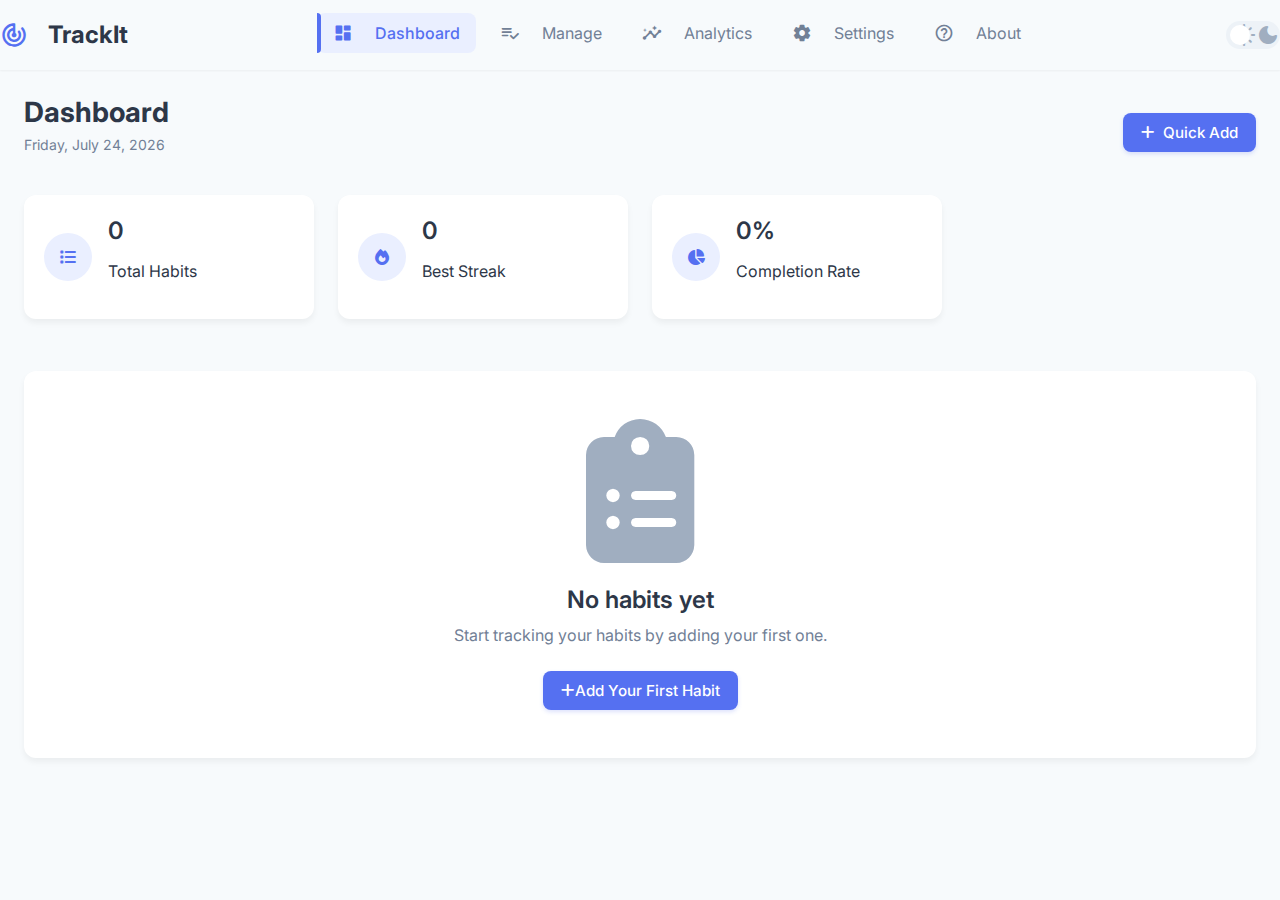
<file: index.html>
<!DOCTYPE html>
<html lang="en">
<head>
    <meta charset="UTF-8">
    <meta name="viewport" content="width=device-width, initial-scale=1.0">
    <title>TrackIt | Dashboard</title>
    <link rel="stylesheet" href="style.css">
    <link href="https://fonts.googleapis.com/css2?family=Inter:wght@400;500;600;700&display=swap" rel="stylesheet">
    <link href="https://fonts.googleapis.com/icon?family=Material+Icons+Round" rel="stylesheet">
    <link rel="icon" type="image/png" sizes="32x32" href="fav.png">
    <!-- Add Font Awesome for better icons -->
    <link rel="stylesheet" href="https://cdnjs.cloudflare.com/ajax/libs/font-awesome/6.4.0/css/all.min.css">
</head>
<body>
    <!-- App Wrapper -->
    <div class="app-container">
        <!-- Top Navigation Bar -->
         <nav class="top-navbar" id="top-navbar">
            <div class="navbar-left">
                <div class="logo">
                    <span class="material-icons-round logo-icon">track_changes</span>
                    <h1>TrackIt</h1>
                </div>
            </div>
            
            <div class="navbar-center">
                <div class="navbar-menu" id="navbar-menu">
                    <a href="index.html" class="menu-item active">
                        <span class="material-icons-round">dashboard</span>
                        <span class="menu-text">Dashboard</span>
                    </a>
                    <a href="manage.html" class="menu-item">
                        <span class="material-icons-round">playlist_add_check</span>
                        <span class="menu-text">Manage</span>
                    </a>
                    <a href="analytics.html" class="menu-item">
                        <span class="material-icons-round">insights</span>
                        <span class="menu-text">Analytics</span>
                    </a>
                    <a href="settings.html" class="menu-item">
                        <span class="material-icons-round">settings</span>
                        <span class="menu-text">Settings</span>
                    </a>
                    <a href="about.html" class="menu-item">
                        <span class="material-icons-round">help_outline</span>
                        <span class="menu-text">About</span>
                    </a>
                </div>
            </div>
            
            <div class="navbar-right">
                <div class="theme-switch-wrapper">
                    <label class="theme-switch" for="theme-toggle">
                        <input type="checkbox" id="theme-toggle">
                        <div class="slider round">
                            <span class="material-icons-round sun-icon">light_mode</span>
                            <span class="material-icons-round moon-icon">dark_mode</span>
                        </div>
                    </label>
                </div>
                <button id="mobile-menu-toggle" class="mobile-menu-toggle">
                    <span class="material-icons-round">menu</span>
                </button>
            </div>
        </nav>

        <!-- Main Content -->
        <main class="main-content">
            <header class="main-header">
                <div class="header-left">
                    <h2>Dashboard</h2>
                    <p class="subtitle" id="today-date">Today's Date</p>
                </div>
                <div class="header-actions">
                    <div class="dropdown">
                        
                        <div class="dropdown-menu" id="dropdown-menu">
                            <a href="#" class="dropdown-item active" data-filter="all">All Habits</a>
                            <a href="#" class="dropdown-item" data-filter="completed">Completed</a>
                            <a href="#" class="dropdown-item" data-filter="pending">Pending</a>
                        </div>
                    </div>
                    <button id="quick-add" class="btn btn-primary btn-with-icon">
                        <i class="fas fa-plus"></i>
                        <span>Quick Add</span>
                    </button>
                </div>
            </header>
            
            <div class="dashboard-stats">
                <div class="stat-card">
                    <div class="stat-icon">
                        <i class="fas fa-list"></i>
                    </div>
                    <div class="stat-content">
                        <h3 id="total-habits">0</h3>
                        <p>Total Habits</p>
                    </div>
                </div>
                <div class="stat-card">
                    <div class="stat-icon">
                        <i class="fas fa-fire"></i>
                    </div>
                    <div class="stat-content">
                        <h3 id="current-streak">0</h3>
                        <p>Best Streak</p>
                    </div>
                </div>
                <div class="stat-card">
                    <div class="stat-icon">
                        <i class="fas fa-chart-pie"></i>
                    </div>
                    <div class="stat-content">
                        <h3 id="completion-rate">0%</h3>
                        <p>Completion Rate</p>
                    </div>
                </div>
            </div>

            <section class="habits-section">
                <div id="habits-container" class="habits-grid">
                    <!-- Habits will be inserted here -->
                </div>
                <div id="empty-state-message" class="empty-state">
                    <div class="empty-icon">
                        <i class="fas fa-clipboard-list fa-3x"></i>
                    </div>
                    <h3>No habits yet</h3>
                    <p>Start tracking your habits by adding your first one.</p>
                    <button id="empty-add-btn" class="btn btn-primary btn-lg">
                        <i class="fas fa-plus"></i>
                        <span>Add Your First Habit</span>
                    </button>
                </div>
            </section>
        </main>
    </div>

    <!-- Quick Add Modal -->
    <div class="modal" id="quick-add-modal">
        <div class="modal-content">
            <div class="modal-header">
                <h3>Add New Habit</h3>
                <button id="close-modal" class="btn-close">
                    <i class="fas fa-times"></i>
                </button>
            </div>
            <div class="modal-body">
                <div class="form-group">
                    <label for="habit-name">Habit Name</label>
                    <input type="text" id="habit-name" class="form-control" placeholder="e.g., Morning Meditation">
                </div>
                <div class="form-group">
                    <label for="habit-category">Category (optional)</label>
                    <select id="habit-category" class="form-control">
                        <option value="">Select a category</option>
                        <option value="health">Health & Fitness</option>
                        <option value="productivity">Productivity</option>
                        <option value="self-care">Self Care</option>
                        <option value="learning">Learning</option>
                    </select>
                </div>
                <div class="form-group">
                    <label>Track on these days</label>
                    <div class="weekday-selector">
                        <button class="weekday-btn active" data-day="1">Mon</button>
                        <button class="weekday-btn active" data-day="2">Tue</button>
                        <button class="weekday-btn active" data-day="3">Wed</button>
                        <button class="weekday-btn active" data-day="4">Thu</button>
                        <button class="weekday-btn active" data-day="5">Fri</button>
                        <button class="weekday-btn active" data-day="6">Sat</button>
                        <button class="weekday-btn active" data-day="0">Sun</button>
                    </div>
                </div>
            </div>
            <div class="modal-footer">
                <button id="cancel-add" class="btn btn-outline">Cancel</button>
                <button id="confirm-add" class="btn btn-primary">Add Habit</button>
            </div>
        </div>
    </div>

    <!-- Template for habit cards -->
    <template id="habit-card-template">
        <div class="habit-card">
            <div class="habit-header">
                <span class="habit-category-badge"></span>
                <div class="today-checkbox">
                    <input type="checkbox" id="checkbox-today">
                    <label for="checkbox-today">Today</label>
                </div>
            </div>
            <h3 class="habit-name"></h3>
            <div class="habit-status">
               
                <span class="streak-count">0</span>
                <span class="streak-label">day streak</span>
            </div>
            <div class="streak-container">
                <div class="streak-label">Last 7 days:</div>
            </div>
            <div class="week-tracker">
                <div class="day-dots">
                    <!-- Day dots will be inserted here -->
                </div>
            </div>
        </div>
    </template>

    <!-- Confirmation modal template -->
    <div class="modal" id="confirmation-modal">
        <div class="modal-content">
            <div class="modal-header">
                <h3>Confirm Action</h3>
                <button id="close-confirm-modal" class="btn-close">
                    <i class="fas fa-times"></i>
                </button>
            </div>
            <div class="modal-body">
                <div class="confirmation-icon">
                    <i class="fas fa-exclamation-triangle"></i>
                </div>
                <p id="modal-message">Are you sure you want to perform this action?</p>
            </div>
            <div class="modal-footer">
                <button id="modal-cancel" class="btn btn-outline">Cancel</button>
                <button id="modal-confirm" class="btn btn-danger">Confirm</button>
            </div>
        </div>
    </div>
    <!-- Toast notification container -->
    <div class="toast-container" id="toast-container"></div>

    <script src="script.js"></script>
</body>
</html>
</file>
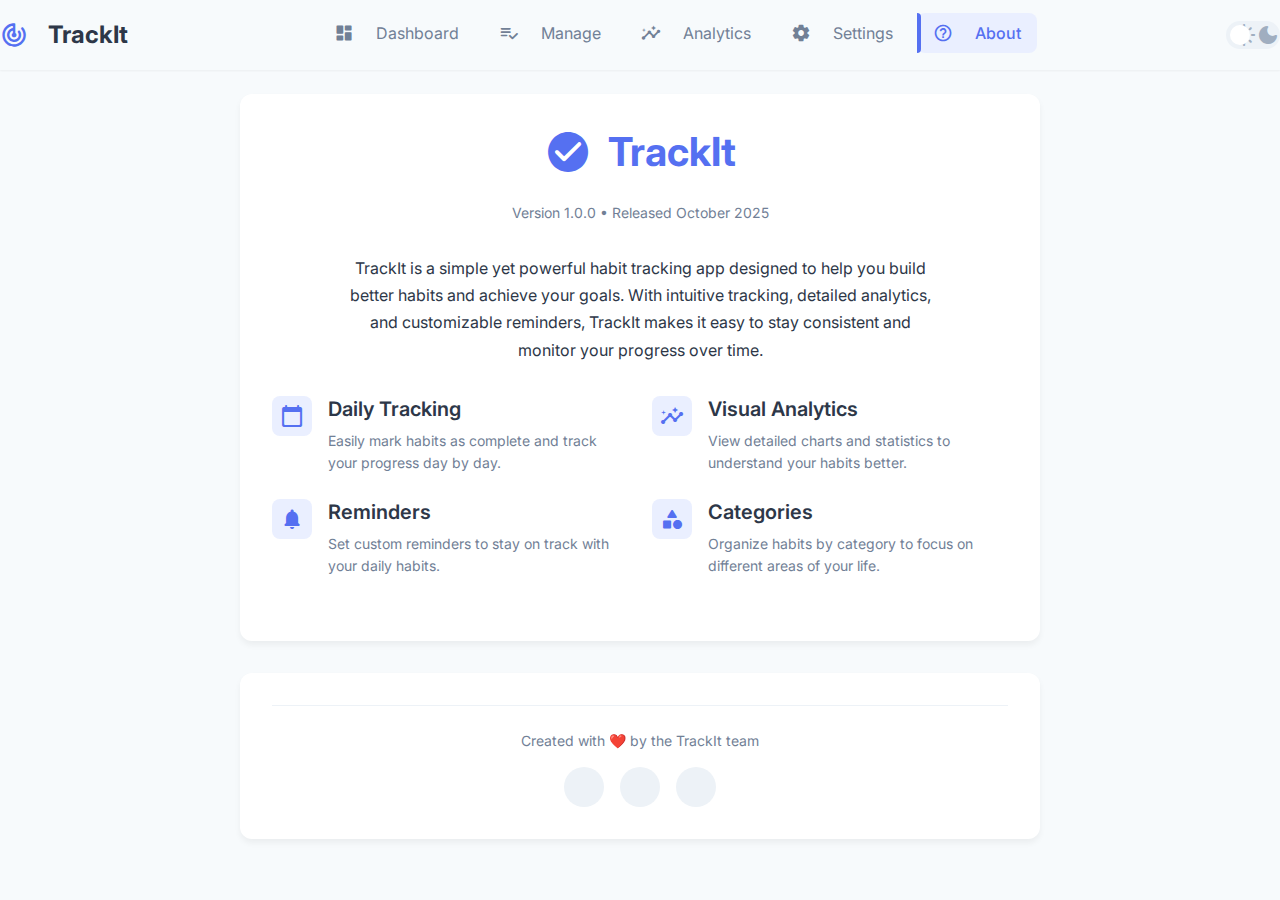
<file: about.html>
<!DOCTYPE html>
<html lang="en">
<head>
    <meta charset="UTF-8">
    <meta name="viewport" content="width=device-width, initial-scale=1.0">
    <title>TrackIt | About</title>
    <link rel="stylesheet" href="style.css">
    <link href="https://fonts.googleapis.com/css2?family=Inter:wght@400;500;600;700&display=swap" rel="stylesheet">
    <link rel="icon" type="image/png" sizes="32x32" href="fav.png">
    <link href="https://fonts.googleapis.com/icon?family=Material+Icons+Round" rel="stylesheet">
</head>
<body>
    <!-- App Wrapper -->
    <div class="app-container">
        <!-- Top Navigation Bar -->
        <nav class="top-navbar" id="top-navbar">
            <div class="navbar-left">
                <div class="logo">
                    <span class="material-icons-round logo-icon">track_changes</span>
                    <h1>TrackIt</h1>
                </div>
            </div>
            
            <div class="navbar-center">
                <div class="navbar-menu" id="navbar-menu">
                    <a href="index.html" class="menu-item">
                        <span class="material-icons-round">dashboard</span>
                        <span class="menu-text">Dashboard</span>
                    </a>
                    <a href="manage.html" class="menu-item">
                        <span class="material-icons-round">playlist_add_check</span>
                        <span class="menu-text">Manage</span>
                    </a>
                    <a href="analytics.html" class="menu-item">
                        <span class="material-icons-round">insights</span>
                        <span class="menu-text">Analytics</span>
                    </a>
                    <a href="settings.html" class="menu-item">
                        <span class="material-icons-round">settings</span>
                        <span class="menu-text">Settings</span>
                    </a>
                    <a href="about.html" class="menu-item active">
                        <span class="material-icons-round">help_outline</span>
                        <span class="menu-text">About</span>
                    </a>
                </div>
            </div>
            
            <div class="navbar-right">
                <div class="theme-switch-wrapper">
                    <label class="theme-switch" for="theme-toggle">
                        <input type="checkbox" id="theme-toggle">
                        <div class="slider round">
                            <span class="material-icons-round sun-icon">light_mode</span>
                            <span class="material-icons-round moon-icon">dark_mode</span>
                        </div>
                    </label>
                </div>
                <button id="mobile-menu-toggle" class="mobile-menu-toggle">
                    <span class="material-icons-round">menu</span>
                </button>
            </div>
        </nav>

        <!-- Main Content -->
        <main class="main-content">
          <div class="about-container">
            <div class="about-card">
              <div class="app-logo-large">
                <span class="logo-icon material-icons-round">check_circle</span>
                <h2>TrackIt</h2>
              </div>
              
              <div class="version-info">
                Version 1.0.0 • Released October 2025
              </div>
              
              <p class="about-description">
                TrackIt is a simple yet powerful habit tracking app designed to help you build better habits and achieve your goals. 
                With intuitive tracking, detailed analytics, and customizable reminders, TrackIt makes it easy to stay consistent 
                and monitor your progress over time.
              </p>
              
              <div class="feature-list">
                <div class="feature-item">
                  <div class="feature-icon">
                    <span class="material-icons-round">calendar_today</span>
                  </div>
                  <div class="feature-details">
                    <h4>Daily Tracking</h4>
                    <p>Easily mark habits as complete and track your progress day by day.</p>
                  </div>
                </div>
                
                <div class="feature-item">
                  <div class="feature-icon">
                    <span class="material-icons-round">insights</span>
                  </div>
                  <div class="feature-details">
                    <h4>Visual Analytics</h4>
                    <p>View detailed charts and statistics to understand your habits better.</p>
                  </div>
                </div>
                
                <div class="feature-item">
                  <div class="feature-icon">
                    <span class="material-icons-round">notifications</span>
                  </div>
                  <div class="feature-details">
                    <h4>Reminders</h4>
                    <p>Set custom reminders to stay on track with your daily habits.</p>
                  </div>
                </div>
                
                <div class="feature-item">
                  <div class="feature-icon">
                    <span class="material-icons-round">category</span>
                  </div>
                  <div class="feature-details">
                    <h4>Categories</h4>
                    <p>Organize habits by category to focus on different areas of your life.</p>
                  </div>
                </div>
              </div>
            </div>
            
            <div class="about-card">
              <div class="about-footer">
                <p>Created with ❤️ by the TrackIt team</p>
                <div class="social-links">
                  <a href="#" class="social-link">
                    <i class="fab fa-github"></i>
                  </a>
                  <a href="#" class="social-link">
                    <i class="fab fa-twitter"></i>
                  </a>
                  <a href="#" class="social-link">
                    <i class="fab fa-linkedin"></i>
                  </a>
                </div>
              </div>
            </div>
          </div>
        </main>
    </div>

    <!-- Toast notification container -->
    <div class="toast-container" id="toast-container"></div>

    <script src="script.js"></script>
    <script>
        // Setup accordion functionality
        document.addEventListener('DOMContentLoaded', () => {
            const accordionHeaders = document.querySelectorAll('.accordion-header');
            accordionHeaders.forEach(header => {
                header.addEventListener('click', () => {
                    header.classList.toggle('active');
                    const content = header.nextElementSibling;
                    content.classList.toggle('show');
                });
            });
        });
    </script>
</body>
</html>
</file>
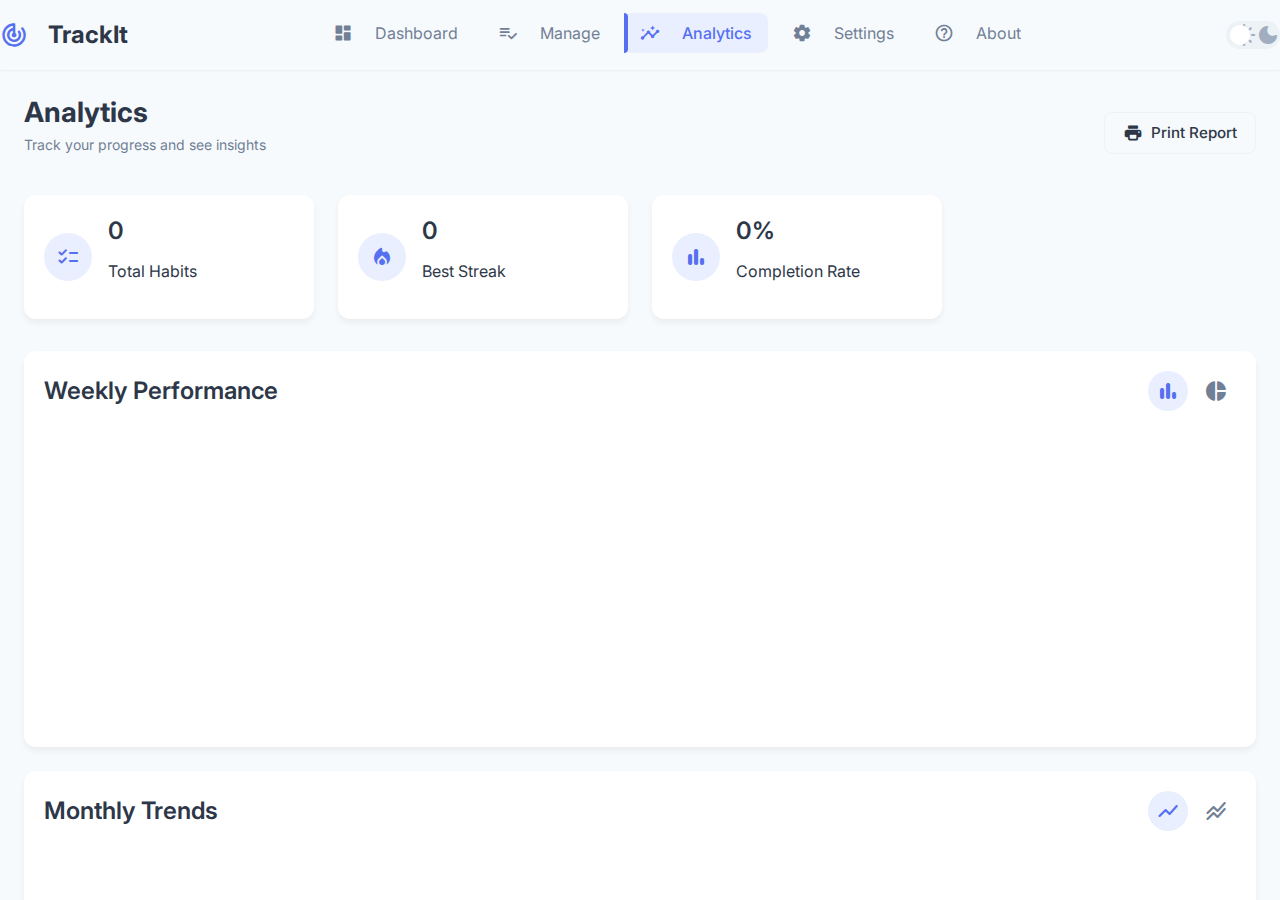
<file: analytics.html>
<!DOCTYPE html>
<html lang="en">
<head>
    <meta charset="UTF-8">
    <meta name="viewport" content="width=device-width, initial-scale=1.0">
    <title>TrackIt | Analytics</title>
    <link rel="stylesheet" href="style.css">
    <link href="https://fonts.googleapis.com/css2?family=Inter:wght@400;500;600;700&display=swap" rel="stylesheet">
    <link href="https://fonts.googleapis.com/icon?family=Material+Icons+Round" rel="stylesheet">
</head>
<body>
    <!-- App Wrapper -->
    <div class="app-container">
        <!-- Top Navigation Bar -->
        <nav class="top-navbar" id="top-navbar">
            <div class="navbar-left">
                <div class="logo">
                    <span class="material-icons-round logo-icon">track_changes</span>
                    <h1>TrackIt</h1>
                </div>
            </div>
            
            <div class="navbar-center">
                <div class="navbar-menu" id="navbar-menu">
                    <a href="index.html" class="menu-item">
                        <span class="material-icons-round">dashboard</span>
                        <span class="menu-text">Dashboard</span>
                    </a>
                    <a href="manage.html" class="menu-item">
                        <span class="material-icons-round">playlist_add_check</span>
                        <span class="menu-text">Manage</span>
                    </a>
                    <a href="analytics.html" class="menu-item active">
                        <span class="material-icons-round">insights</span>
                        <span class="menu-text">Analytics</span>
                    </a>
                    <a href="settings.html" class="menu-item">
                        <span class="material-icons-round">settings</span>
                        <span class="menu-text">Settings</span>
                    </a>
                    <a href="about.html" class="menu-item">
                        <span class="material-icons-round">help_outline</span>
                        <span class="menu-text">About</span>
                    </a>
                </div>
            </div>
            
            <div class="navbar-right">
                <div class="theme-switch-wrapper">
                    <label class="theme-switch" for="theme-toggle">
                        <input type="checkbox" id="theme-toggle">
                        <div class="slider round">
                            <span class="material-icons-round sun-icon">light_mode</span>
                            <span class="material-icons-round moon-icon">dark_mode</span>
                        </div>
                    </label>
                </div>
                <button id="mobile-menu-toggle" class="mobile-menu-toggle">
                    <span class="material-icons-round">menu</span>
                </button>
            </div>
        </nav>

        <!-- Main Content -->
        <main class="main-content">
            <header class="main-header">
                <div class="header-left">
                    <h2>Analytics</h2>
                    <p class="subtitle">Track your progress and see insights</p>
                </div>
                <div class="header-actions">
                    <button id="print-analytics" class="btn btn-outline btn-with-icon">
                        <span class="material-icons-round">print</span>
                        <span>Print Report</span>
                    </button>
                </div>
            </header>
            
            <div class="dashboard-stats">
                <div class="stat-card">
                    <div class="stat-icon">
                        <span class="material-icons-round">checklist</span>
                    </div>
                    <div class="stat-content">
                        <h3 id="total-habits-count">0</h3>
                        <p>Total Habits</p>
                    </div>
                </div>
                <div class="stat-card">
                    <div class="stat-icon">
                        <span class="material-icons-round">local_fire_department</span>
                    </div>
                    <div class="stat-content">
                        <h3 id="best-streak">0</h3>
                        <p>Best Streak</p>
                    </div>
                </div>
                <div class="stat-card">
                    <div class="stat-icon">
                        <span class="material-icons-round">bar_chart</span>
                    </div>
                    <div class="stat-content">
                        <h3 id="completion-rate">0%</h3>
                        <p>Completion Rate</p>
                    </div>
                </div>
            </div>

            <div class="chart-card">
                <div class="chart-header">
                    <h3>Weekly Performance</h3>
                    <div class="chart-options">
                        <button class="btn-icon active" title="Bar Chart">
                            <span class="material-icons-round">bar_chart</span>
                        </button>
                        <button class="btn-icon" title="Pie Chart">
                            <span class="material-icons-round">pie_chart</span>
                        </button>
                    </div>
                </div>
                <div class="chart-container" id="weekly-chart">
                    <!-- Chart will be rendered here -->
                </div>
            </div>

            <div class="chart-card">
                <div class="chart-header">
                    <h3>Monthly Trends</h3>
                    <div class="chart-options">
                        <button class="btn-icon active" title="Line Chart">
                            <span class="material-icons-round">show_chart</span>
                        </button>
                        <button class="btn-icon" title="Area Chart">
                            <span class="material-icons-round">stacked_line_chart</span>
                        </button>
                    </div>
                </div>
                <div class="chart-container" id="monthly-chart">
                    <!-- Chart will be rendered here -->
                </div>
            </div>

            <div class="chart-card">
                <div class="chart-header">
                    <h3>Summary</h3>
                </div>
                <div class="summary-stats">
                    <div class="stat-row">
                        <div class="stat-icon">
                            <span class="material-icons-round">emoji_events</span>
                        </div>
                        <div class="stat-detail">
                            <h4>Most Consistent Habit</h4>
                            <p class="stat-value" id="most-consistent">None</p>
                        </div>
                    </div>
                    <div class="stat-row">
                        <div class="stat-icon">
                            <span class="material-icons-round">calendar_today</span>
                        </div>
                        <div class="stat-detail">
                            <h4>Most Active Day</h4>
                            <p class="stat-value" id="most-active-day">None</p>
                        </div>
                    </div>
                    <div class="stat-row">
                        <div class="stat-icon">
                            <span class="material-icons-round">trending_up</span>
                        </div>
                        <div class="stat-detail">
                            <h4>Current Streak</h4>
                            <p class="stat-value" id="current-streak-value">0 days</p>
                        </div>
                    </div>
                </div>
            </div>

            <div class="chart-card">
                <div class="chart-header">
                    <h3>Motivation</h3>
                </div>
                <div class="quote-container">
                    <div class="quote-icon">
                        <span class="material-icons-round">format_quote</span>
                    </div>
                    <blockquote id="motivation-quote">
                        "Success is the sum of small efforts, repeated day in and day out."
                    </blockquote>
                </div>
            </div>
        </main>
    </div>

    <!-- Toast notification container -->
    <div class="toast-container" id="toast-container"></div>

    <script src="script.js"></script>
</body>
</html>
</file>
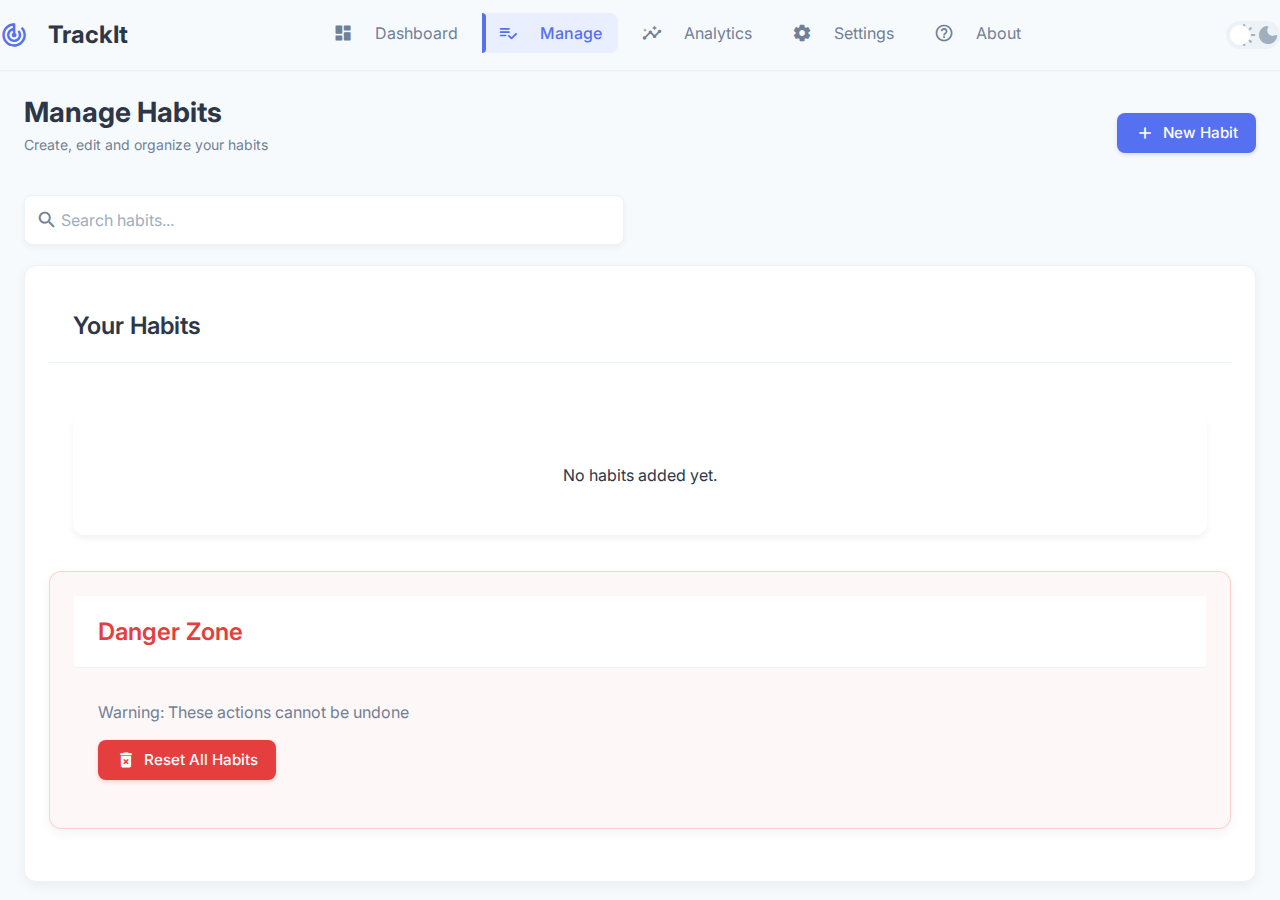
<file: manage.html>
<!DOCTYPE html>
<html lang="en">
<head>
    <meta charset="UTF-8">
    <meta name="viewport" content="width=device-width, initial-scale=1.0">
    <title>TrackIt | Manage Habits</title>
    <link rel="stylesheet" href="style.css">
    <link href="https://fonts.googleapis.com/css2?family=Inter:wght@400;500;600;700&display=swap" rel="stylesheet">
    <link rel="icon" type="image/png" sizes="32x32" href="fav.png">
    <link href="https://fonts.googleapis.com/icon?family=Material+Icons+Round" rel="stylesheet">
</head>
<body>
    <!-- App Wrapper -->
    <div class="app-container">
        <!-- Top Navigation Bar -->
        <nav class="top-navbar" id="top-navbar">
            <div class="navbar-left">
                <div class="logo">
                    <span class="material-icons-round logo-icon">track_changes</span>
                    <h1>TrackIt</h1>
                </div>
            </div>
            
            <div class="navbar-center">
                <div class="navbar-menu" id="navbar-menu">
                    <a href="index.html" class="menu-item">
                        <span class="material-icons-round">dashboard</span>
                        <span class="menu-text">Dashboard</span>
                    </a>
                    <a href="manage.html" class="menu-item active">
                        <span class="material-icons-round">playlist_add_check</span>
                        <span class="menu-text">Manage</span>
                    </a>
                    <a href="analytics.html" class="menu-item">
                        <span class="material-icons-round">insights</span>
                        <span class="menu-text">Analytics</span>
                    </a>
                    <a href="settings.html" class="menu-item">
                        <span class="material-icons-round">settings</span>
                        <span class="menu-text">Settings</span>
                    </a>
                    <a href="about.html" class="menu-item">
                        <span class="material-icons-round">help_outline</span>
                        <span class="menu-text">About</span>
                    </a>
                </div>
            </div>
            
            <div class="navbar-right">
                <div class="theme-switch-wrapper">
                    <label class="theme-switch" for="theme-toggle">
                        <input type="checkbox" id="theme-toggle">
                        <div class="slider round">
                            <span class="material-icons-round sun-icon">light_mode</span>
                            <span class="material-icons-round moon-icon">dark_mode</span>
                        </div>
                    </label>
                </div>
                <button id="mobile-menu-toggle" class="mobile-menu-toggle">
                    <span class="material-icons-round">menu</span>
                </button>
            </div>
        </nav>

        <!-- Main Content -->
        <main class="main-content">
            <header class="main-header">
                <div class="header-left">
                    <h2>Manage Habits</h2>
                    <p class="subtitle">Create, edit and organize your habits</p>
                </div>
                <div class="header-actions">
                    <button id="add-habit-btn" class="btn btn-primary btn-with-icon">
                        <span class="material-icons-round">add</span>
                        <span>New Habit</span>
                    </button>
                </div>
            </header>
            
            <div class="search-container">
                <div class="search-bar">
                    <span class="material-icons-round">search</span>
                    <input type="text" id="habit-search" placeholder="Search habits...">
                </div>
            </div>

            <div class="card">
                <div class="card-header">
                    <h3>Your Habits</h3>
                </div>
                <div id="habits-list" class="habits-list">
                    <!-- Example habit item for reference -->
                    <div class="habit-item">
                        <span class="habit-name">Coding practice</span>
                        <div class="habit-actions">
                            <button class="btn btn-outline btn-sm edit-btn">Edit</button>
                            <button class="btn btn-danger btn-sm delete-btn">Delete</button>
                        </div>
                    </div>
                    <!-- Additional habits will be populated here -->
                </div>

            <div class="card danger-zone">
                <div class="card-header">
                    <h3>Danger Zone</h3>
                </div>
                <p>Warning: These actions cannot be undone</p>
                <button id="reset-all-btn" class="btn btn-danger btn-with-icon">
                    <span class="material-icons-round">delete_forever</span>
                    <span>Reset All Habits</span>
                </button>
            </div>
        </main>
    </div>

    <!-- Template for editable habit items -->
    <template id="habit-item-template">
        <div class="habit-item">
            <span class="habit-name"></span>
            <div class="habit-actions">
                <button class="btn btn-outline btn-sm edit-btn">Edit</button>
                <button class="btn btn-danger btn-sm delete-btn">Delete</button>
            </div>
        </div>
    </template>

    <!-- Confirmation modal template -->
    <div id="confirmation-modal" class="modal">
        <div class="modal-content">
            <div class="modal-header">
                <h3>Confirm Action</h3>
                <button class="btn-close" id="close-confirm-modal">
                    <span class="material-icons-round">close</span>
                </button>
            </div>
            <div class="modal-body">
                <div class="confirmation-icon">
                    <span class="material-icons-round">warning</span>
                </div>
                <p id="modal-message">This action cannot be undone.</p>
            </div>
            <div class="modal-footer">
                <button class="btn btn-text" id="modal-cancel">Cancel</button>
                <button class="btn btn-danger" id="modal-confirm">Confirm</button>
            </div>
        </div>
    </div>

    <!-- Quick Add Modal -->
    <div class="modal" id="quick-add-modal">
        <div class="modal-content">
            <div class="modal-header">
                <h3>Add New Habit</h3>
                <button class="btn-close" id="close-modal">
                    <span class="material-icons-round">close</span>
                </button>
            </div>
            <div class="modal-body">
                <div class="form-group">
                    <label for="habit-name">Habit Name</label>
                    <input type="text" id="habit-name" class="form-control" placeholder="Enter habit name">
                </div>
                <div class="form-group">
                    <label for="habit-category">Category</label>
                    <select id="habit-category" class="form-control">
                        <option value="">Select a category</option>
                    </select>
                </div>
                <div class="form-group">
                    <label>Track on Days</label>
                    <div class="weekday-selector">
                        <button type="button" class="weekday-btn active" data-day="0">S</button>
                        <button type="button" class="weekday-btn active" data-day="1">M</button>
                        <button type="button" class="weekday-btn active" data-day="2">T</button>
                        <button type="button" class="weekday-btn active" data-day="3">W</button>
                        <button type="button" class="weekday-btn active" data-day="4">T</button>
                        <button type="button" class="weekday-btn active" data-day="5">F</button>
                        <button type="button" class="weekday-btn active" data-day="6">S</button>
                    </div>
                </div>
            </div>
            <div class="modal-footer">
                <button class="btn btn-text" id="cancel-add">Cancel</button>
                <button class="btn btn-primary" id="confirm-add">Add Habit</button>
            </div>
        </div>
    </div>

    <!-- Toast notification container -->
    <div class="toast-container" id="toast-container"></div>

    <script src="script.js"></script>
</body>
</html>
</file>
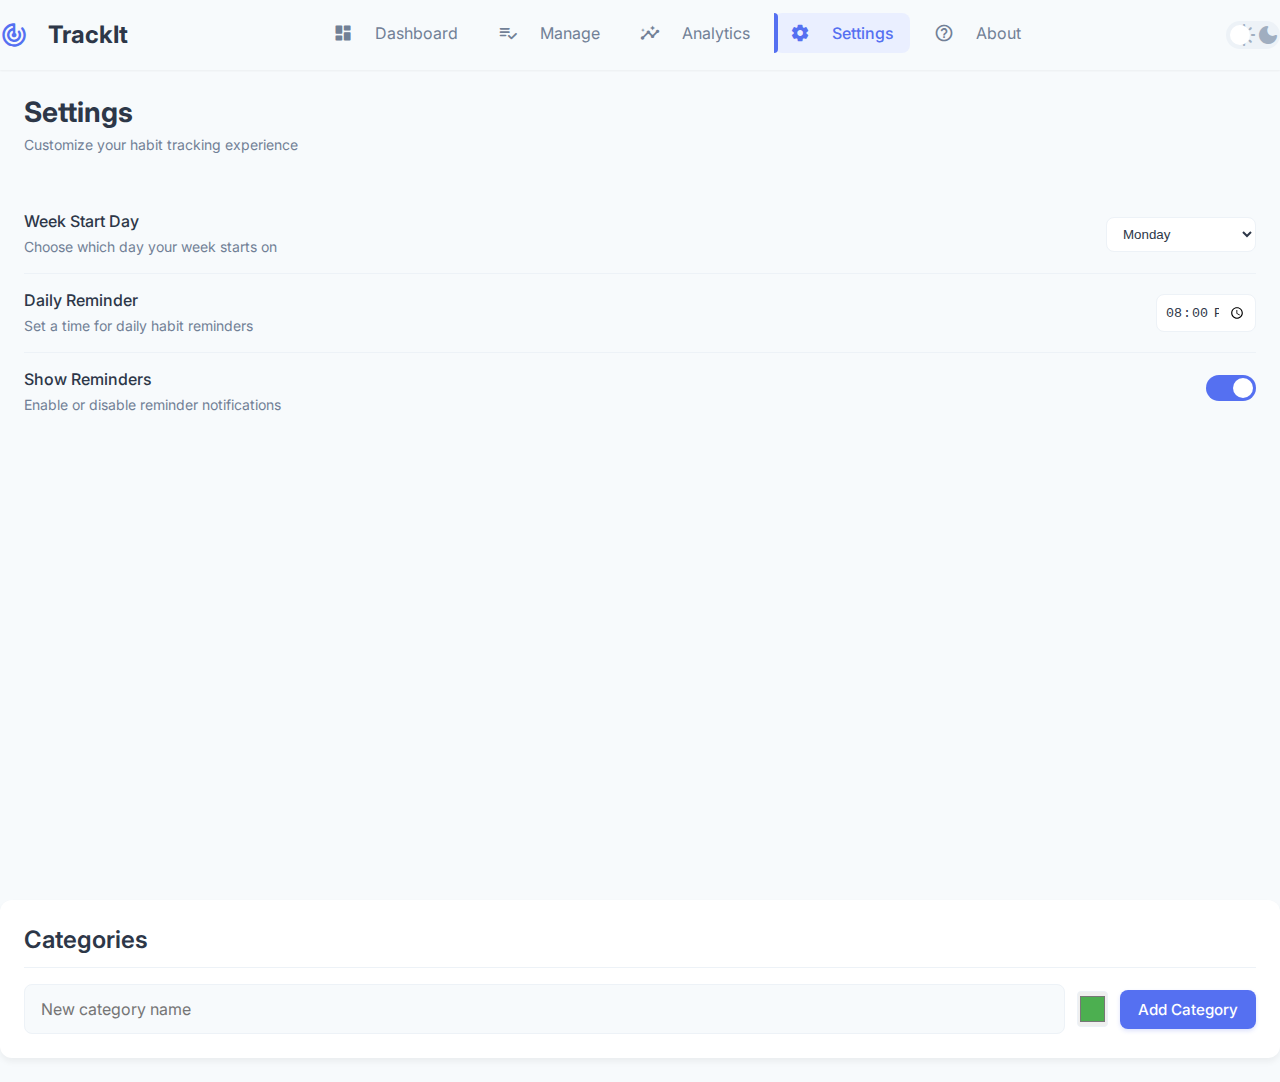
<file: settings.html>
<!DOCTYPE html>
<html lang="en">
<head>
    <meta charset="UTF-8">
    <meta name="viewport" content="width=device-width, initial-scale=1.0">
    <title>TrackIt | Settings</title>
    <link rel="stylesheet" href="style.css">
    <link href="https://fonts.googleapis.com/css2?family=Inter:wght@400;500;600;700&display=swap" rel="stylesheet">
    <link href="https://fonts.googleapis.com/icon?family=Material+Icons+Round" rel="stylesheet">
</head>
<body>
    <!-- App Wrapper -->
    <div class="app-container">
        <!-- Top Navigation Bar -->
        <nav class="top-navbar" id="top-navbar">
            <div class="navbar-left">
                <div class="logo">
                    <span class="material-icons-round logo-icon">track_changes</span>
                    <h1>TrackIt</h1>
                </div>
            </div>
            
            <div class="navbar-center">
                <div class="navbar-menu" id="navbar-menu">
                    <a href="index.html" class="menu-item">
                        <span class="material-icons-round">dashboard</span>
                        <span class="menu-text">Dashboard</span>
                    </a>
                    <a href="manage.html" class="menu-item">
                        <span class="material-icons-round">playlist_add_check</span>
                        <span class="menu-text">Manage</span>
                    </a>
                    <a href="analytics.html" class="menu-item">
                        <span class="material-icons-round">insights</span>
                        <span class="menu-text">Analytics</span>
                    </a>
                    <a href="settings.html" class="menu-item active">
                        <span class="material-icons-round">settings</span>
                        <span class="menu-text">Settings</span>
                    </a>
                    <a href="about.html" class="menu-item">
                        <span class="material-icons-round">help_outline</span>
                        <span class="menu-text">About</span>
                    </a>
                </div>
            </div>
            
            <div class="navbar-right">
                <div class="theme-switch-wrapper">
                    <label class="theme-switch" for="theme-toggle">
                        <input type="checkbox" id="theme-toggle">
                        <div class="slider round">
                            <span class="material-icons-round sun-icon">light_mode</span>
                            <span class="material-icons-round moon-icon">dark_mode</span>
                        </div>
                    </label>
                </div>
                <button id="mobile-menu-toggle" class="mobile-menu-toggle">
                    <span class="material-icons-round">menu</span>
                </button>
            </div>
        </nav>

        <!-- Main Content -->
        <main class="main-content">
          <div class="main-header">
            <div class="header-left">
              <h2>Settings</h2>
              <p class="subtitle">Customize your habit tracking experience</p>
            </div>
          </div>
          
          <!-- General Settings -->  
            <div class="setting-item">
              <div class="setting-label">
                <h4>Week Start Day</h4>
                <div class="setting-description">Choose which day your week starts on</div>
              </div>
              <select class="settings-select" id="week-start-day">
                <option value="1">Monday</option>
                <option value="0">Sunday</option>
              </select>
            </div>
            
            <div class="setting-item">
              <div class="setting-label">
                <h4>Daily Reminder</h4>
                <div class="setting-description">Set a time for daily habit reminders</div>
              </div>
              <div class="setting-control">
                <input type="time" class="time-picker" id="reminder-time" value="20:00">
              </div>
            </div>
            
            <div class="setting-item">
              <div class="setting-label">
                <h4>Show Reminders</h4>
                <div class="setting-description">Enable or disable reminder notifications</div>
              </div>
              <label class="toggle-switch">
                <input type="checkbox" id="show-reminders" checked>
                <span class="toggle-slider"></span>
              </label>
            </div>
          </div>
          
          <!-- Categories Settings -->
          <div class="settings-section">
            <h3>Categories</h3>
            <div class="categories-list" id="categories-list">
              <!-- Categories will be dynamically added here -->
            </div>
            
            <div class="add-category-form">
              <input type="text" class="form-control" id="new-category-name" placeholder="New category name">
              <input type="color" class="color-picker" id="new-category-color" value="#4CAF50">
              <button class="btn btn-primary" id="add-category-btn">Add Category</button>
            </div>
          </div>
        </main>
    </div>

    <!-- Confirmation modal template -->
    <div class="modal" id="confirmation-modal">
        <div class="modal-content">
            <div class="modal-header">
                <h3>Confirm Action</h3>
                <button class="btn-close" id="close-confirm">
                    <span class="material-icons-round">close</span>
                </button>
            </div>
            <div class="modal-body">
                <div class="confirmation-icon">
                    <span class="material-icons-round">warning</span>
                </div>
                <p id="modal-message">This action cannot be undone.</p>
            </div>
            <div class="modal-footer">
                <button class="btn btn-text" id="modal-cancel">Cancel</button>
                <button class="btn btn-danger" id="modal-confirm">Confirm</button>
            </div>
        </div>
    </div>

    <!-- Toast notification container -->
    <div class="toast-container" id="toast-container"></div>

    <script src="script.js"></script>
    <script>
        // Settings page specific script
        document.addEventListener('DOMContentLoaded', () => {
            // Setup settings navigation
            const navItems = document.querySelectorAll('.settings-nav-item');
            const sections = document.querySelectorAll('.settings-section');
            
            navItems.forEach(item => {
                item.addEventListener('click', () => {
                    // Update active nav item
                    navItems.forEach(nav => nav.classList.remove('active'));
                    item.classList.add('active');
                    
                    // Show corresponding section
                    const sectionId = item.dataset.section;
                    sections.forEach(section => {
                        section.classList.toggle('active', section.id === sectionId);
                    });
                });
            });
            
            // Set initial active theme based on app data
            const themeInputs = document.querySelectorAll('input[name="theme"]');
            themeInputs.forEach(input => {
                if (input.value === appData.theme) {
                    input.checked = true;
                }
                
                input.addEventListener('change', () => {
                    if (input.checked) {
                        applyTheme(input.value);
                        appData.theme = input.value;
                        saveToLocalStorage();
                        
                        // Update theme toggle in sidebar
                        if (domElements.themeToggle) {
                            domElements.themeToggle.checked = input.value === 'dark';
                        }
                    }
                });
            });
        });
    </script>
</body>
</html>
</file>
<file: style.css>
/* Base CSS Variables */
:root {
  /* Main colors */
  --primary: #5570f1;
  --primary-hover: #4560e1;
  --primary-light: #eaefff;
  --secondary: #2d3748;
  --accent: #ffce45;
  --success: #38b2ac;
  --danger: #e53e3e;
  --warning: #ed8936;
  --info: #4299e1;

  /* Neutral colors */
  --dark: #1a202c;
  --gray-900: #2d3748;
  --gray-800: #4a5568;
  --gray-700: #718096;
  --gray-600: #a0aec0;
  --gray-500: #cbd5e0;
  --gray-400: #e2e8f0;
  --gray-300: #edf2f7;
  --gray-200: #f7fafc;
  --light: #ffffff;

  /* Light theme (default) */
  --bg-primary: var(--light);
  --bg-secondary: var(--gray-200);
  --bg-tertiary: var(--gray-300);
  --text-primary: var(--gray-900);
  --text-secondary: var(--gray-700);
  --text-tertiary: var(--gray-600);
  --border-color: var(--gray-300);
  --shadow-sm: 0 1px 2px rgba(0, 0, 0, 0.05);
  --shadow-md: 0 4px 6px rgba(0, 0, 0, 0.05);
  --shadow-lg: 0 10px 15px rgba(0, 0, 0, 0.05);

  /* Layout */
  --header-height: 64px;
  --sidebar-width: 260px;
  --sidebar-collapsed-width: 80px;
  --content-padding: 24px;
  --border-radius-sm: 4px;
  --border-radius-md: 8px;
  --border-radius-lg: 12px;
  --border-radius-xl: 16px;
  
  /* Transitions */
  --transition-fast: 150ms ease;
  --transition-normal: 250ms ease;
  --transition-slow: 350ms ease;
}

/* Dark theme */
.dark-theme {
  --bg-primary: var(--dark);
  --bg-secondary: var(--gray-900);
  --bg-tertiary: var(--gray-800);
  --text-primary: var(--gray-200);
  --text-secondary: var(--gray-400);
  --text-tertiary: var(--gray-500);
  --border-color: var(--gray-800);
  --shadow-sm: 0 1px 2px rgba(255, 255, 255, 0.05);
  --shadow-md: 0 4px 6px rgba(255, 255, 255, 0.05);
  --shadow-lg: 0 10px 15px rgba(255, 255, 255, 0.05);
}

/* Reset & Base Styles */
*, *::before, *::after {
  box-sizing: border-box;
  margin: 0;
  padding: 0;
}

html {
  font-size: 16px;
  scroll-behavior: smooth;
}

body {
  font-family: 'Inter', -apple-system, BlinkMacSystemFont, 'Segoe UI', Roboto, Oxygen, Ubuntu, Cantarell, 'Open Sans', sans-serif;
  background-color: var(--bg-secondary);
  color: var(--text-primary);
  line-height: 1.5;
  transition: background-color var(--transition-normal), color var(--transition-normal);
  min-height: 100vh;
  position: relative;
  overflow-x: hidden;
}

h1, h2, h3, h4, h5, h6 {
  font-weight: 600;
  line-height: 1.3;
  margin-bottom: 0.5em;
  color: var(--text-primary);
}

h1 { font-size: 2rem; }
h2 { font-size: 1.75rem; }
h3 { font-size: 1.5rem; }
h4 { font-size: 1.25rem; }
h5 { font-size: 1.125rem; }
h6 { font-size: 1rem; }

p {
  margin-bottom: 1rem;
}

a {
  color: var(--primary);
  text-decoration: none;
  transition: color var(--transition-fast);
}

a:hover {
  color: var(--primary-hover);
}

img {
  max-width: 100%;
}

/* Layout System */
.app-container {
  display: flex;
  height: 100vh;
}
.logo {
  display: flex;
  align-items: center;
  font-weight: 700;
  color: var(--primary);
}

.logo-icon {
  font-size: 1.75rem;
  margin-right: 0.5rem;
}

.logo h1 {
  margin: 0;
  font-size: 1.25rem;
  transition: opacity var(--transition-normal);
}

.sidebar.collapsed .logo h1 {
  opacity: 0;
  width: 0;
}

.sidebar-toggle {
  background: transparent;
  border: none;
  color: var(--text-secondary);
  cursor: pointer;
  display: flex;
  align-items: center;
  justify-content: center;
  width: 32px;
  height: 32px;
  border-radius: var(--border-radius-md);
  transition: background-color var(--transition-fast);
}

.sidebar-toggle:hover {
  background-color: var(--bg-tertiary);
  color: var(--text-primary);
}

.sidebar-menu {
  flex: 1;
  padding: 20px 0;
  overflow-y: auto;
}

.menu-item {
  display: flex;
  align-items: center;
  padding: 12px 20px;
  color: var(--text-secondary);
  text-decoration: none;
  transition: background-color var(--transition-fast), color var(--transition-fast);
  border-radius: 0;
  margin-bottom: 4px;
}

.menu-item:hover {
  background-color: var(--bg-tertiary);
  color: var(--text-primary);
}

.menu-item.active {
  background-color: var(--primary-light);
  color: var(--primary);
  font-weight: 500;
  position: relative;
}

.menu-item.active::before {
  content: '';
  position: absolute;
  left: 0;
  top: 0;
  bottom: 0;
  width: 4px;
  background-color: var(--primary);
  border-radius: 0 4px 4px 0;
}

.menu-item span.material-icons-round {
  margin-right: 14px;
  font-size: 1.25rem;
}

.menu-text {
  transition: opacity var(--transition-normal);
}

.sidebar.collapsed .menu-text {
  opacity: 0;
  width: 0;
}

.sidebar.collapsed .menu-item {
  padding: 16px 0;
  justify-content: center;
}

.sidebar.collapsed .menu-item span.material-icons-round {
  margin-right: 0;
  font-size: 1.5rem;
}

.sidebar-footer {
  padding: 16px 20px;
  border-top: 1px solid var(--border-color);
  display: flex;
  align-items: center;
  justify-content: flex-start;
}

.theme-switch-wrapper {
  display: flex;
  align-items: center;
}

.theme-switch {
  position: relative;
  display: inline-block;
  width: 54px;
  height: 28px;
  margin: 0;
}

.theme-switch input {
  opacity: 0;
  width: 0;
  height: 0;
}

.slider {
  position: absolute;
  cursor: pointer;
  top: 0;
  left: 0;
  right: 0;
  bottom: 0;
  background-color: var(--gray-300);
  transition: var(--transition-fast);
  border-radius: 34px;
  display: flex;
  align-items: center;
  justify-content: space-between;
  padding: 0 6px;
}

.slider:before {
  position: absolute;
  content: "";
  height: 20px;
  width: 20px;
  left: 4px;
  bottom: 4px;
  background-color: white;
  transition: var(--transition-fast);
  border-radius: 50%;
  z-index: 2;
}

input:checked + .slider {
  background-color: var(--primary);
}

input:focus + .slider {
  box-shadow: 0 0 1px var(--primary);
}

input:checked + .slider:before {
  transform: translateX(26px);
}

.sun-icon, .moon-icon {
  color: var(--text-tertiary);
  font-size: 0.875rem;
  z-index: 1;
}

.sun-icon {
  margin-left: auto;
}

.moon-icon {
  margin-right: auto;
}

/* Top Navigation Bar */
.top-navbar {
  display: flex;
  align-items: center;
  justify-content: space-between;
  background-color: var(--bg-primary);
  padding: 0 24px;
  height: var(--header-height);
  position: sticky;
  top: 0;
  z-index: 100;
  box-shadow: var(--shadow-sm);
  border-bottom: 1px solid var(--border-color);
}

.navbar-left, .navbar-right {
  display: flex;
  align-items: center;
}

.navbar-center {
  flex: 1;
  display: flex;
  justify-content: center;
}

.navbar-menu {
  display: flex;
  align-items: center;
  gap: 8px;
}

.top-navbar .logo {
  display: flex;
  align-items: center;
  gap: 12px;
}

.top-navbar .logo-icon {
  font-size: 1.75rem;
  color: var(--primary);
}

.top-navbar .logo h1 {
  font-size: 1.5rem;
  font-weight: 700;
  color: var(--text-primary);
  margin: 0;
}

.top-navbar .menu-item {
  display: flex;
  align-items: center;
  gap: 8px;
  padding: 8px 16px;
  border-radius: var(--border-radius-md);
  color: var(--text-secondary);
  text-decoration: none;
  transition: all 0.2s ease;
  position: relative;
}

.top-navbar .menu-item:hover {
  background-color: var(--bg-tertiary);
  color: var(--text-primary);
}

.top-navbar .menu-item.active {
  color: var(--primary);
  background-color: var(--primary-light);
}

.top-navbar .menu-item .material-icons-round {
  font-size: 1.25rem;
}

.mobile-menu-toggle {
  display: none;
  background: transparent;
  border: none;
  color: var(--text-secondary);
  cursor: pointer;
  padding: 8px;
  border-radius: var(--border-radius-md);
}

.mobile-menu-toggle:hover {
  background-color: var(--bg-tertiary);
  color: var(--text-primary);
}

/* Reset layout for top navbar */

/* Hide the old sidebar completely */
.sidebar {
  display: none !important;
}

/* Fix app container for top navbar */
.app-container {
  display: flex;
  flex-direction: column;
  height: 100vh;
  width: 100%;
  max-width: 100%;
  overflow-x: hidden;
}

/* Reset main content styles to remove sidebar-based positioning */
.main-content {
  margin-left: 0 !important; /* Override any previous margin-left */
  padding: var(--space-6);
  width: 100%;
  max-width: 100%;
  transition: none; /* Remove any margin transitions */
  overflow-y: auto;
  flex: 1;
}

/* Top navbar styling refinements */
.top-navbar {
  width: 100%;
  display: flex;
  align-items: center;
  justify-content: space-between;
  padding: 0 var(--space-6);
  height: 70px;
  background-color: var(--color-bg-card);
  box-shadow: 0 1px 3px rgba(0, 0, 0, 0.1);
  position: sticky;
  top: 0;
  z-index: 100;
}

/* Make sure content sections use full width */
.dashboard-stats, 
.habits-container,
.main-header,
.habits-section {
  width: 100%;
  max-width: 100%;
}

/* Responsive design adjustments */
@media (max-width: 768px) {
  .main-content {
    padding: var(--space-4);
  }
  
  .top-navbar {
    padding: 0 var(--space-4);
  }
}

/* Fix for layout with top navbar */

/* Reset app container for top navbar */
.app-container {
  display: flex;
  flex-direction: column;
  height: 100vh;
  width: 100%;
  overflow: hidden;
}

/* Fix main content positioning for top navbar */
.main-content {
  flex: 1;
  width: 100%;
  padding: var(--space-6);
  overflow-y: auto;
  margin-left: 0; /* Remove any left margin from sidebar layout */
  transition: none; /* Remove transition from sidebar layout */
}

/* Hide the sidebar completely */
.sidebar {
  display: none;
}

/* Make sure top navbar spans full width */
.top-navbar {
  width: 100%;
  position: sticky;
  top: 0;
  z-index: 100;
  background-color: var(--color-bg-card);
  border-bottom: 1px solid var(--color-border);
  box-shadow: var(--shadow-sm);
}

/* Responsive adjustments for smaller screens */
@media (max-width: 768px) {
  .main-content {
    padding: var(--space-4);
  }
  
  .dashboard-stats {
    grid-template-columns: 1fr;
    gap: var(--space-4);
  }
  
  .header-actions {
    flex-direction: column;
    align-items: flex-end;
    gap: var(--space-3);
  }
}

/* Add this to ensure that forms and modals are centered */
.form-group, .modal-content {
  max-width: 100%;
}

/* Hide the old sidebar */
.sidebar {
  display: none;
}

/* Adjust app container for top navbar */
.app-container {
  display: flex;
  flex-direction: column;
  height: 100vh;
  width: 100%;
}

/* Main Content Area */
.main-content {
  flex: 1;
  margin-left: var(--sidebar-width);
  padding: var(--content-padding);
  transition: margin-left var(--transition-normal);
  overflow-y: auto;
  max-height: 100vh;
}

.sidebar.collapsed + .main-content {
  margin-left: var(--sidebar-collapsed-width);
}

.main-header {
  display: flex;
  align-items: center;
  justify-content: space-between;
  margin-bottom: 24px;
}

.header-left {
  display: flex;
  flex-direction: column;
}

.header-left h2 {
  margin: 0;
  font-weight: 700;
}

.subtitle {
  color: var(--text-secondary);
  font-size: 0.875rem;
  margin-top: 4px;
}

.header-actions {
  display: flex;
  align-items: center;
  gap: 12px;
}

/* Card Component */
.card {
  background-color: var(--bg-primary);
  border-radius: var(--border-radius-lg);
  box-shadow: var(--shadow-md);
  padding: 24px;
  margin-bottom: 24px;
  transition: box-shadow var(--transition-fast), transform var(--transition-fast);
}

.card:hover {
  box-shadow: var(--shadow-lg);
  transform: translateY(-2px);
}

.card-header {
  display: flex;
  align-items: center;
  justify-content: space-between;
  margin-bottom: 16px;
}

.card-header h3 {
  margin: 0;
}

/* Dashboard Stats Cards */
.dashboard-stats {
  display: grid;
  grid-template-columns: repeat(auto-fill, minmax(240px, 1fr));
  gap: 24px;
  margin-bottom: 32px;
}

.stat-card {
  background-color: var(--bg-primary);
  border-radius: var(--border-radius-lg);
  padding: 20px;
  display: flex;
  align-items: center;
  box-shadow: var(--shadow-md);
  transition: transform var(--transition-fast), box-shadow var(--transition-fast);
}

.stat-card:hover {
  transform: translateY(-3px);
  box-shadow: var(--shadow-lg);
}

.stat-icon {
  width: 48px;
  height: 48px;
  border-radius: 12px;
  background-color: var(--primary-light);
  color: var(--primary);
  display: flex;
  align-items: center;
  justify-content: center;
  margin-right: 16px;
}

.stat-icon .material-icons-round {
  font-size: 1.75rem;
}

.stat-details {
  flex: 1;
}

.stat-details h4 {
  font-size: 0.875rem;
  font-weight: 500;
  color: var(--text-secondary);
  margin: 0 0 4px;
}

.stat-value {
  font-size: 1.5rem;
  font-weight: 700;
  color: var(--text-primary);
  margin: 0;
}

.stat-label {
  font-size: 0.75rem;
  color: var(--text-tertiary);
  margin: 4px 0 0;
}

/* Buttons */
.btn {
  display: inline-flex;
  align-items: center;
  justify-content: center;
  padding: 8px 16px;
  font-size: 0.875rem;
  font-weight: 500;
  border-radius: var(--border-radius-md);
  cursor: pointer;
  transition: background-color var(--transition-fast), color var(--transition-fast), box-shadow var(--transition-fast);
  outline: none;
  border: none;
  text-decoration: none;
  white-space: nowrap;
}

.btn-primary {
  background-color: var(--primary);
  color: white;
}

.btn-primary:hover, .btn-primary:focus {
  background-color: var(--primary-hover);
  color: white;
  box-shadow: 0 4px 10px rgba(85, 112, 241, 0.3);
}

.btn-secondary {
  background-color: var(--secondary);
  color: white;
}

.btn-secondary:hover, .btn-secondary:focus {
  background-color: var(--gray-800);
  color: white;
}

.btn-outline {
  background-color: transparent;
  color: var(--text-primary);
  border: 1px solid var(--border-color);
}

.btn-outline:hover, .btn-outline:focus, .btn-outline.active {
  border-color: var(--primary);
  color: var(--primary);
}

.btn-danger {
  background-color: var(--danger);
  color: white;
}

.btn-danger:hover, .btn-danger:focus {
  background-color: #c53030;
  color: white;
}

.btn-with-icon {
  display: inline-flex;
  align-items: center;
  gap: 8px;
}

.btn-with-icon .material-icons-round {
  font-size: 1.125rem;
}

.btn-sm {
  padding: 6px 12px;
  font-size: 0.813rem;
}

.btn-lg {
  padding: 12px 20px;
  font-size: 1rem;
}

.btn-text {
  background: transparent;
  color: var(--text-secondary);
  padding: 8px 12px;
}

.btn-text:hover {
  background-color: var(--bg-tertiary);
  color: var(--text-primary);
}

.btn-icon {
  padding: 8px;
  border-radius: 50%;
  display: flex;
  align-items: center;
  justify-content: center;
  background: transparent;
  color: var(--text-secondary);
  border: none;
  cursor: pointer;
  transition: background-color var(--transition-fast), color var(--transition-fast);
}

.btn-icon:hover {
  background-color: var(--bg-tertiary);
  color: var(--text-primary);
}

.btn-icon.active {
  background-color: var(--primary-light);
  color: var(--primary);
}

/* Habits Grid */
.habits-section {
  margin-top: 32px;
}

.section-header {
  display: flex;
  align-items: center;
  justify-content: space-between;
  margin-bottom: 16px;
}

.section-header h3 {
  margin: 0;
}

.filter-dropdown {
  position: relative;
  display: inline-block;
}

.dropdown-toggle {
  display: flex;
  align-items: center;
  gap: 4px;
  cursor: pointer;
}

.dropdown-menu {
  position: absolute;
  right: 0;
  top: 100%;
  min-width: 160px;
  background-color: var(--bg-primary);
  border-radius: var(--border-radius-md);
  box-shadow: var(--shadow-md);
  padding: 8px 0;
  z-index: 10;
  display: none;
  opacity: 0;
  transform: translateY(10px);
  transition: opacity var(--transition-fast), transform var(--transition-fast);
}

.dropdown-menu.show {
  display: block;
  opacity: 1;
  transform: translateY(0);
}

.dropdown-item {
  display: block;
  padding: 8px 16px;
  color: var(--text-primary);
  text-decoration: none;
  transition: background-color var(--transition-fast);
  cursor: pointer;
}

.dropdown-item:hover {
  background-color: var(--bg-tertiary);
}

.dropdown-item.active {
  background-color: var(--primary-light);
  color: var(--primary);
}

.habits-grid {
  display: grid;
  grid-template-columns: repeat(auto-fill, minmax(300px, 1fr));
  gap: 24px;
}

.habits-grid.list-view {
  display: flex;
  flex-direction: column;
  gap: 16px;
}

.habit-card {
  background-color: var(--bg-primary);
  border-radius: 12px;
  padding: 16px;
  box-shadow: 0 4px 12px rgba(0, 0, 0, 0.05);
  border: 1px solid var(--border-color);
  transition: transform 0.2s ease, box-shadow 0.2s ease;
}

.habit-card:hover {
  transform: translateY(-2px);
  box-shadow: 0 6px 16px rgba(0, 0, 0, 0.1);
}

.habit-card-header {
  margin-bottom: 16px;
}

.habit-category-badge {
  display: inline-block;
  padding: 3px 8px;
  border-radius: 12px;
  font-size: 0.75rem;
  color: white;
  margin-bottom: 8px;
}

.habit-name {
  margin: 0;
  font-size: 1.1rem;
  font-weight: 600;
  color: var(--text-primary);
}

.habit-card-body {
  display: flex;
  flex-direction: column;
  gap: 16px;
}

.habit-completion {
  display: flex;
  justify-content: space-between;
  align-items: center;
}

.checkbox-container {
  display: flex;
  align-items: center;
}

.custom-checkbox {
  -webkit-appearance: none;
  appearance: none;
  width: 22px;
  height: 22px;
  border: 2px solid var(--primary);
  border-radius: 6px;
  margin-right: 8px;
  cursor: pointer;
  position: relative;
  transition: background-color 0.2s ease;
}

.custom-checkbox:checked {
  background-color: var(--primary);
}

.custom-checkbox:checked::after {
  content: "";
  position: absolute;
  top: 3px;
  left: 7px;
  width: 6px;
  height: 10px;
  border: solid white;
  border-width: 0 2px 2px 0;
  transform: rotate(45deg);
}

.streak-container {
  display: flex;
  align-items: center;
  gap: 4px;
}

.streak-count {
  font-size: 1.5rem;
  font-weight: 700;
  color: var(--primary);
}

.streak-label {
  font-size: 0.875rem;
  color: var(--text-secondary);
}

.week-tracker {
  margin-top: 8px;
}

.day-dots {
  display: flex;
  justify-content: space-between;
  gap: 4px;
}

.day-dot {
  width: 12px;
  height: 12px;
  border-radius: 50%;
  background-color: var(--bg-tertiary);
  position: relative;
}

.day-dot.completed {
  background-color: var(--primary);
}

.day-dot:hover::after {
  content: attr(data-tooltip);
  position: absolute;
  bottom: 20px;
  left: 50%;
  transform: translateX(-50%);
  background-color: var(--bg-secondary);
  color: var(--text-primary);
  padding: 4px 8px;
  border-radius: 4px;
  font-size: 12px;
  white-space: nowrap;
  z-index: 10;
  box-shadow: 0 2px 8px rgba(0, 0, 0, 0.1);
}

/* Empty State */
.empty-state {
  text-align: center;
  padding: 60px 20px;
  background-color: var(--bg-primary);
  border-radius: var(--border-radius-lg);
  box-shadow: var(--shadow-md);
  margin-top: 32px;
}

.empty-icon {
  font-size: 3rem;
  color: var(--text-tertiary);
  margin-bottom: 20px;
}

.empty-state img {
  width: 80px;
  height: 80px;
  margin-bottom: 20px;
  opacity: 0.7;
}

.empty-state h3 {
  margin-bottom: 12px;
  color: var(--text-primary);
}

.empty-state p {
  color: var(--text-secondary);
  margin-bottom: 24px;
  max-width: 400px;
  margin-left: auto;
  margin-right: auto;
}

/* Modal */
.modal {
  position: fixed;
  top: 0;
  left: 0;
  right: 0;
  bottom: 0;
  background-color: rgba(0, 0, 0, 0.5);
  display: flex;
  align-items: center;
  justify-content: center;
  z-index: 1000;
  opacity: 0;
  visibility: hidden;
  transition: opacity var(--transition-normal);
}

.modal.show {
  opacity: 1;
  visibility: visible;
}

.modal-content {
  background-color: var(--bg-primary);
  border-radius: var(--border-radius-lg);
  box-shadow: var(--shadow-lg);
  width: 100%;
  max-width: 500px;
  max-height: calc(100vh - 40px);
  overflow-y: auto;
  transform: scale(0.9);
  opacity: 0;
  transition: transform var(--transition-normal), opacity var(--transition-normal);
}

.modal.show .modal-content {
  transform: scale(1);
  opacity: 1;
}

.modal-header {
  display: flex;
  align-items: center;
  justify-content: space-between;
  padding: 16px 24px;
  border-bottom: 1px solid var(--border-color);
}

.modal-header h3 {
  margin: 0;
  font-size: 1.25rem;
}

.btn-close {
  background: transparent;
  border: none;
  color: var(--text-secondary);
  display: flex;
  align-items: center;
  justify-content: center;
  cursor: pointer;
  width: 32px;
  height: 32px;
  border-radius: var(--border-radius-md);
  transition: background-color var(--transition-fast);
}

.btn-close:hover {
  background-color: var(--bg-tertiary);
  color: var(--text-primary);
}

.modal-body {
  padding: 24px;
}

.modal-footer {
  padding: 16px 24px;
  border-top: 1px solid var(--border-color);
  display: flex;
  justify-content: flex-end;
  gap: 12px;
}

/* Form Elements */
.form-group {
  margin-bottom: 20px;
}

.form-group:last-child {
  margin-bottom: 0;
}

.form-control {
  display: block;
  width: 100%;
  padding: 10px 14px;
  font-size: 0.938rem;
  line-height: 1.5;
  color: var(--text-primary);
  background-color: var(--bg-primary);
  border: 1px solid var(--border-color);
  border-radius: var(--border-radius-md);
  transition: border-color var(--transition-fast), box-shadow var(--transition-fast);
}

.form-control:focus {
  border-color: var(--primary);
  outline: 0;
  box-shadow: 0 0 0 3px rgba(85, 112, 241, 0.15);
}

textarea.form-control {
  min-height: 100px;
  resize: vertical;
}

.form-label {
  display: block;
  margin-bottom: 8px;
  font-size: 0.938rem;
  font-weight: 500;
  color: var(--text-primary);
}

label {
  display: block;
  margin-bottom: 8px;
  font-size: 0.938rem;
  font-weight: 500;
  color: var(--text-primary);
}

.weekday-selector {
  display: flex;
  flex-wrap: wrap;
  gap: 8px;
  margin-top: 8px;
}

.weekday-btn {
  flex: 1;
  min-width: 40px;
  padding: 8px 0;
  border: 1px solid var(--border-color);
  background-color: var(--bg-primary);
  border-radius: var(--border-radius-md);
  cursor: pointer;
  font-size: 0.875rem;
  text-align: center;
  transition: all var(--transition-fast);
}

.weekday-btn:hover {
  border-color: var(--primary);
}

.weekday-btn.active {
  background-color: var(--primary);
  color: white;
  border-color: var(--primary);
}

/* Toast notifications */
.toast-container {
  position: fixed;
  bottom: 24px;
  right: 24px;
  z-index: 9999;
  display: flex;
  flex-direction: column;
  gap: 12px;
}

.toast {
  display: flex;
  align-items: center;
  padding: 12px 16px;
  border-radius: 8px;
  background-color: var(--bg-primary);
  box-shadow: 0 4px 12px rgba(0, 0, 0, 0.15);
  min-width: 280px;
  max-width: 400px;
  animation: slideIn 0.3s forwards;
  border-left: 4px solid var(--primary);
}

.toast.hide {
  animation: slideOut 0.3s forwards;
}

.toast-success {
  border-left-color: #48BB78;
}

.toast-success .toast-icon {
  color: #48BB78;
}

.toast-error {
  border-left-color: #F56565;
}

.toast-error .toast-icon {
  color: #F56565;
}

.toast-warning {
  border-left-color: #ED8936;
}

.toast-warning .toast-icon {
  color: #ED8936;
}

.toast-info {
  border-left-color: var(--primary);
}

.toast-info .toast-icon {
  color: var(--primary);
}

.toast-icon {
  margin-right: 12px;
  font-size: 20px;
}

.toast-content {
  flex: 1;
  color: var(--text-primary);
  font-size: 14px;
}

@keyframes slideIn {
  from {
    transform: translateX(100%);
    opacity: 0;
  }
  to {
    transform: translateX(0);
    opacity: 1;
  }
}

@keyframes slideOut {
  from {
    transform: translateX(0);
    opacity: 1;
  }
  to {
    transform: translateX(100%);
    opacity: 0;
  }
}

/* Analytics Cards */
.chart-card {
  background-color: var(--bg-primary);
  border-radius: var(--border-radius-lg);
  box-shadow: var(--shadow-md);
  padding: 20px;
  margin-bottom: 24px;
}

.chart-card.large {
  grid-column: 1 / -1;
}

.chart-header {
  display: flex;
  align-items: center;
  justify-content: space-between;
  margin-bottom: 16px;
}

.chart-header h3 {
  margin: 0;
}

.chart-options {
  display: flex;
  gap: 8px;
}

.chart-container {
  position: relative;
  height: 300px;
  display: flex;
  justify-content: center;
  align-items: center;
}

.empty-chart-placeholder {
  display: flex;
  flex-direction: column;
  align-items: center;
  justify-content: center;
  color: var(--text-tertiary);
  height: 100%;
  width: 100%;
  text-align: center;
  padding: 20px;
}

.empty-chart-placeholder .material-icons-round {
  font-size: 48px;
  margin-bottom: 16px;
  opacity: 0.6;
}

.bar-chart {
  display: flex;
  justify-content: space-between;
  align-items: flex-end;
  height: 100%;
  width: 100%;
  padding-top: 20px;
}

.chart-column {
  display: flex;
  flex-direction: column;
  align-items: center;
  flex: 1;
  height: 100%;
}

.chart-bar-container {
  width: 40px;
  height: 85%;
  display: flex;
  align-items: flex-end;
  margin-bottom: 8px;
}

.chart-bar {
  width: 100%;
  background-color: var(--primary);
  border-radius: 4px 4px 0 0;
  transition: height 1s ease;
  min-height: 4px;
}

.chart-label {
  font-size: 12px;
  color: var(--text-secondary);
}

.chart-value {
  font-size: 11px;
  color: var(--text-tertiary);
  margin-top: 4px;
}

/* Pie chart styling */
.pie-chart-container {
  display: flex;
  height: 100%;
  align-items: center;
  justify-content: space-around;
  padding: 20px;
  flex-wrap: wrap;
}

.pie-chart-wrapper {
  position: relative;
  width: 200px;
  height: 200px;
  display: flex;
  align-items: center;
  justify-content: center;
}

.pie-chart {
  width: 200px;
  height: 200px;
  border-radius: 50%;
  position: relative;
}

.pie-chart-label {
  position: absolute;
  font-size: 36px;
  font-weight: 700;
  color: var(--text-primary);
}

.pie-chart-legend {
  display: flex;
  flex-direction: column;
  gap: 12px;
}

.legend-item {
  display: flex;
  align-items: center;
  gap: 8px;
  color: var(--text-secondary);
}

.legend-color {
  width: 16px;
  height: 16px;
  border-radius: 4px;
}

/* Analytics summary stats styling */
.summary-stats {
  padding: 16px;
}

.stat-row {
  display: flex;
  align-items: center;
  padding: 16px;
  border-bottom: 1px solid var(--border-color);
}

.stat-row:last-child {
  border-bottom: none;
}

.stat-icon {
  background-color: var(--primary-light);
  color: var(--primary);
  border-radius: 50%;
  width: 48px;
  height: 48px;
  display: flex;
  align-items: center;
  justify-content: center;
  margin-right: 16px;
}

.stat-icon .material-icons-round {
  font-size: 24px;
}

.stat-detail h4 {
  margin: 0 0 4px 0;
  font-weight: 500;
}

.stat-value {
  font-size: 20px;
  font-weight: 700;
  color: var(--text-primary);
  margin: 0;
}

/* Quote container styling */
.quote-container {
  padding: 24px;
  text-align: center;
  position: relative;
}

.quote-icon {
  color: var(--primary-light);
  font-size: 48px;
  margin-bottom: 16px;
}

.quote-icon .material-icons-round {
  font-size: 48px;
  opacity: 0.7;
}

blockquote {
  font-size: 18px;
  font-style: italic;
  color: var(--text-primary);
  margin: 0;
  line-height: 1.6;
}

/* Animations */
@keyframes fadeIn {
  from { opacity: 0; transform: translateY(10px); }
  to { opacity: 1; transform: translateY(0); }
}

@keyframes pulse {
  0% { transform: scale(1); }
  50% { transform: scale(1.02); }
  100% { transform: scale(1); }
}

.fade-in {
  animation: fadeIn 0.5s forwards;
}

.pulse {
  animation: pulse 0.5s ease-in-out;
}

/* Loading overlay */
.loading-overlay {
  position: fixed;
  top: 0;
  left: 0;
  right: 0;
  bottom: 0;
  background-color: rgba(0, 0, 0, 0.7);
  display: flex;
  flex-direction: column;
  align-items: center;
  justify-content: center;
  z-index: 1100;
  color: white;
}

.spinner {
  border: 4px solid rgba(255, 255, 255, 0.3);
  border-radius: 50%;
  border-top: 4px solid white;
  width: 40px;
  height: 40px;
  animation: spin 1s linear infinite;
  margin-bottom: 16px;
}

@keyframes spin {
  0% { transform: rotate(0deg); }
  100% { transform: rotate(360deg); }
}

/* Professional styling for Manage page */

/* Search bar with improved styling */
.search-container {
  margin-bottom: 24px;
}

.search-bar {
  display: flex;
  align-items: center;
  background-color: var(--bg-primary);
  border-radius: 8px;
  padding: 0 16px;
  height: 50px;
  box-shadow: 0 2px 6px rgba(0, 0, 0, 0.05);
  border: 1px solid var(--border-color);
  width: 100%;
  max-width: 600px;
  transition: all 0.2s ease;
}

.search-bar:focus-within {
  box-shadow: 0 0 0 2px rgba(85, 112, 241, 0.25);
  border-color: var(--primary);
}

.search-bar .material-icons-round {
  color: var(--text-secondary);
  margin-right: 12px;
  font-size: 22px;
}

.search-bar input {
  flex: 1;
  border: none;
  background: transparent;
  height: 100%;
  color: var(--text-primary);
  font-size: 1rem;
  font-family: 'Inter', sans-serif;
  padding-left: 20px;
}

.search-bar input:focus {
  outline: none;
}

.search-bar input::placeholder {
  color: var(--text-tertiary);
}

/* Card and content styling */
.card {
  background-color: var(--bg-primary);
  border-radius: 12px;
  box-shadow: 0 4px 12px rgba(0, 0, 0, 0.05);
  margin-bottom: 28px;
  overflow: hidden;
  border: 1px solid var(--border-color);
}

.card-header {
  padding: 20px 24px;
  border-bottom: 1px solid var(--border-color);
  background-color: var(--bg-primary);
}

.card-header h3 {
  margin: 0;
  font-weight: 600;
  color: var(--text-primary);
}

/* Habits list with improved spacing */
.habits-list {
  padding: 16px 24px;
}

.habit-item {
  display: flex;
  justify-content: space-between;
  align-items: center;
  padding: 16px;
  border-radius: 8px;
  margin-bottom: 12px;
  background-color: var(--bg-secondary);
  transition: transform 0.2s ease, box-shadow 0.2s ease;
  border-left: 3px solid var(--primary);
}

.habit-item:hover {
  transform: translateY(-2px);
  box-shadow: 0 4px 8px rgba(0, 0, 0, 0.05);
}

.habit-item:last-child {
  margin-bottom: 0;
}

.habit-name {
  font-weight: 500;
  color: var(--text-primary);
  font-size: 1.05rem;
}

.habit-actions {
  display: flex;
  gap: 10px;
}

/* Add habit form styling */
.add-habit-form {
  display: flex;
  gap: 16px;
  padding: 20px 24px;
  border-top: 1px solid var(--border-color);
  align-items: center;
  background-color: var(--bg-primary);
}

.add-habit-form .form-group {
  flex: 1;
  margin: 0;
}

.form-control {
  width: 100%;
  padding: 12px 16px;
  border-radius: 8px;
  border: 1px solid var(--border-color);
  background-color: var(--bg-secondary);
  color: var(--text-primary);
  font-size: 1rem;
  transition: border-color 0.2s ease, box-shadow 0.2s ease;
  font-family: 'Inter', sans-serif;
}

.form-control:focus {
  outline: none;
  border-color: var(--primary);
  box-shadow: 0 0 0 3px rgba(85, 112, 241, 0.2);
}

/* Danger zone styling */
.danger-zone {
  background-color: rgba(229, 62, 62, 0.04);
  border: 1px solid rgba(229, 62, 62, 0.2);
}

.danger-zone .card-header h3 {
  color: var(--danger);
}

.danger-zone p {
  padding: 16px 24px 0;
  color: var(--text-secondary);
  margin-bottom: 16px;
}

.danger-zone button {
  margin: 0 24px 24px;
}

/* Button styling improvements */
.btn {
  display: inline-flex;
  align-items: center;
  justify-content: center;
  padding: 10px 18px;
  border-radius: 8px;
  border: none;
  font-weight: 500;
  cursor: pointer;
  transition: all 0.2s ease;
  font-size: 0.95rem;
  font-family: 'Inter', sans-serif;
}

.btn-primary {
  background-color: var(--primary);
  color: white;
  box-shadow: 0 2px 4px rgba(85, 112, 241, 0.2);
}

.btn-primary:hover {
  background-color: var(--primary-hover);
  box-shadow: 0 4px 8px rgba(85, 112, 241, 0.3);
  transform: translateY(-1px);
}

.btn-primary:active {
  transform: translateY(1px);
  box-shadow: 0 2px 4px rgba(85, 112, 241, 0.2);
}

.btn-danger {
  background-color: var(--danger);
  color: white;
  box-shadow: 0 2px 4px rgba(229, 62, 62, 0.2);
}

.btn-danger:hover {
  background-color: #c53030;
  box-shadow: 0 4px 8px rgba(229, 62, 62, 0.3);
  transform: translateY(-1px);
}

.btn-danger:active {
  transform: translateY(1px);
  box-shadow: 0 2px 4px rgba(229, 62, 62, 0.2);
}

.btn-outline {
  background-color: transparent;
  border: 1px solid var(--border-color);
  color: var(--text-primary);
}

.btn-outline:hover {
  background-color: var(--bg-tertiary);
  border-color: var(--primary);
  color: var(--primary);
}

.btn-sm {
  padding: 6px 12px;
  font-size: 0.875rem;
  border-radius: 6px;
}

.btn-with-icon {
  gap: 8px;
}

.btn-with-icon .material-icons-round {
  font-size: 1.25rem;
}

/* Modal styling */
.modal {
  position: fixed;
  top: 0;
  left: 0;
  right: 0;
  bottom: 0;
  background-color: rgba(0, 0, 0, 0.5);
  display: flex;
  align-items: center;
  justify-content: center;
  z-index: 1000;
  opacity: 0;
  visibility: hidden;
  transition: opacity 0.3s ease, visibility 0.3s ease;
}

.modal.show {
  opacity: 1;
  visibility: visible;
}

.modal-content {
  background-color: var(--bg-primary);
  border-radius: 12px;
  box-shadow: 0 10px 25px rgba(0, 0, 0, 0.1);
  width: 90%;
  max-width: 500px;
  transform: translateY(-20px);
  transition: transform 0.3s ease;
}

.modal.show .modal-content {
  transform: translateY(0);
}

.modal-header {
  padding: 16px 24px;
  border-bottom: 1px solid var(--border-color);
  display: flex;
  align-items: center;
  justify-content: space-between;
}

.modal-header h3 {
  margin: 0;
}

.modal-body {
  padding: 24px;
  text-align: center;
}

.confirmation-icon {
  width: 60px;
  height: 60px;
  border-radius: 50%;
  background-color: rgba(229, 62, 62, 0.1);
  color: var(--danger);
  display: flex;
  align-items: center;
  justify-content: center;
  margin: 0 auto 20px;
}

.confirmation-icon .material-icons-round {
  font-size: 32px;
}

.modal-footer {
  display: flex;
  justify-content: flex-end;
  padding: 16px 24px;
  border-top: 1px solid var(--border-color);
  gap: 12px;
}

/* No Results Message */
.no-results-message {
    text-align: center;
    padding: 24px;
    color: var(--text-secondary);
    font-style: italic;
}

/* Add these to your CSS file */
@media (max-width: 767px) {
    #navbar-menu {
        position: absolute;
        top: 60px;
        left: 0;
        width: 100%;
        background-color: var(--bg-primary);
        box-shadow: 0 4px 6px rgba(0,0,0,0.1);
        z-index: 1000;
        transition: opacity 0.3s ease, transform 0.3s ease;
        padding: 1rem;
    }
    
    #navbar-menu:not(.mobile-active) {
        display: none;
    }
    
    #navbar-menu.mobile-active {
        display: flex;
        flex-direction: column;
    }
    
    #navbar-menu a {
        padding: 0.75rem 1rem;
        width: 100%;
        text-align: left;
    }
    
    .mobile-menu-toggle {
        display: flex !important;
    }
    
    .navbar-logo {
        flex: 1;
    }
}

/* Make sure the mobile toggle button is visible only on mobile */
.mobile-menu-toggle {
    display: none;
}

@media (max-width: 767px) {
    .mobile-menu-toggle {
        display: flex;
    }
}

/* Add touch feedback for navbar items */
.mobile-menu a:active,
.mobile-menu a:focus {
    background-color: var(--bg-secondary);
}
/* Beautiful Responsive Table Styling */
.habits-table {
  width: 100%;
  border-collapse: separate;
  border-spacing: 0;
  margin: 20px 0;
  background-color: var(--bg-primary);
  border-radius: 12px;
  box-shadow: 0 4px 12px rgba(0, 0, 0, 0.05);
  overflow: hidden;
}

.habits-table thead {
  background-color: var(--bg-secondary);
}

.habits-table th {
  padding: 16px;
  text-align: left;
  font-weight: 600;
  color: var(--text-secondary);
  border-bottom: 2px solid var(--border-color);
  text-transform: uppercase;
  font-size: 0.85rem;
  letter-spacing: 0.5px;
}

.habits-table td {
  padding: 14px 16px;
  border-bottom: 1px solid var(--border-color);
  vertical-align: middle;
}

.habits-table tbody tr:last-child td {
  border-bottom: none;
}

.habits-table tbody tr {
  transition: background-color 0.2s ease;
}

.habits-table tbody tr:hover {
  background-color: var(--bg-hover);
}

.habits-table .habit-name-cell {
  font-weight: 500;
  color: var(--text-primary);
}

.habits-table .category-badge {
  display: inline-block;
  padding: 4px 12px;
  border-radius: 20px;
  font-size: 0.85rem;
  color: white;
  font-weight: 500;
  text-shadow: 0 1px 2px rgba(0, 0, 0, 0.1);
}

.habits-table .actions-cell {
  white-space: nowrap;
  text-align: right;
}

.habits-table .btn-sm {
  width: 36px;
  height: 36px;
  border-radius: 50%;
  display: inline-flex;
  align-items: center;
  justify-content: center;
  margin-left: 8px;
  transition: all 0.2s ease;
  background-color: var(--bg-secondary);
}

.habits-table .btn-sm:hover {
  transform: translateY(-2px);
  box-shadow: 0 4px 8px rgba(0, 0, 0, 0.1);
}

.habits-table .btn-edit:hover {
  background-color: var(--primary);
  color: white;
}

.habits-table .btn-delete:hover {
  background-color: var(--danger);
  color: white;
}

/* Responsive table for mobile */
@media (max-width: 768px) {
  .habits-table {
    border: none;
    box-shadow: none;
    background-color: transparent;
  }
  
  .habits-table thead {
    display: none; /* Hide table header on mobile */
  }
  
  .habits-table, 
  .habits-table tbody, 
  .habits-table tr, 
  .habits-table td {
    display: block;
    width: 100%;
    text-align: left;
  }
  
  .habits-table tr {
    margin-bottom: 16px;
    background-color: var(--bg-primary);
    border-radius: 12px;
    box-shadow: 0 2px 8px rgba(0, 0, 0, 0.05);
    position: relative;
    overflow: hidden;
  }
  
  .habits-table td {
    display: flex;
    align-items: center;
    justify-content: space-between;
    text-align: right;
    padding: 12px 16px;
  }
  
  .habits-table td:before {
    content: attr(data-label);
    font-weight: 600;
    color: var(--text-secondary);
    text-transform: uppercase;
    font-size: 0.75rem;
    letter-spacing: 0.5px;
    float: left;
  }
  
  .habits-table td.habit-name-cell {
    border-top-left-radius: 12px;
    border-top-right-radius: 12px;
    background-color: var(--bg-secondary);
    font-weight: 600;
    font-size: 1.1rem;
    padding: 16px;
    justify-content: flex-start;
  }
  
  .habits-table td.habit-name-cell:before {
    content: '';
  }
  
  .habits-table td.actions-cell {
    justify-content: flex-end;
    border-bottom-left-radius: 12px;
    border-bottom-right-radius: 12px;
  }
}

/* Empty state styling */
.empty-state {
  display: flex;
  flex-direction: column;
  align-items: center;
  justify-content: center;
  padding: 48px 24px;
  background-color: var(--bg-primary);
  border-radius: 12px;
  margin: 20px 0;
  text-align: center;
}

.empty-state-icon {
  font-size: 48px;
  color: var(--primary);
  margin-bottom: 16px;
  width: 80px;
  height: 80px;
  display: flex;
  align-items: center;
  justify-content: center;
  background-color: var(--primary-light);
  border-radius: 50%;
}

.empty-state h3 {
  font-size: 1.5rem;
  margin-bottom: 8px;
}

.empty-state p {
  color: var(--text-secondary);
  margin-bottom: 24px;
}

/* Search input styling */
.search-container {
  position: relative;
  margin-bottom: 20px;
}

.search-container .material-icons-round {
  position: absolute;
  left: 12px;
  top: 50%;
  transform: translateY(-50%);
  color: var(--text-secondary);
}

.search-input {
  width: 100%;
  padding: 12px 12px 12px 40px;
  border-radius: 8px;
  border: 1px solid var(--border-color);
  background-color: var(--bg-primary);
  color: var(--text-primary);
  transition: all 0.2s ease;
}

.search-input:focus {
  border-color: var(--primary);
  box-shadow: 0 0 0 3px var(--primary-light);
  outline: none;
}

/* Add button styling */
.add-habit-container {
  display: flex;
  justify-content: space-between;
  align-items: center;
  margin-bottom: 24px;
}

.add-habit-form {
  display: flex;
  flex: 1;
  gap: 12px;
  max-width: 500px;
}

.add-habit-form .form-control {
  flex: 1;
  border-radius: 8px;
  border: 1px solid var(--border-color);
  padding: 12px 16px;
  background-color: var(--bg-primary);
  color: var(--text-primary);
}

.fade-in {
  animation: fadeIn 0.5s ease forwards;
}

@keyframes fadeIn {
  from {
    opacity: 0;
    transform: translateY(10px);
  }
  to {
    opacity: 1;
    transform: translateY(0);
  }
}
/* Fix for iOS devices */
.ios-device .mobile-menu {
    /* Use the custom vh variable if needed */
    max-height: calc(var(--vh, 1vh) * 100 - 60px);
    overflow-y: auto;
    -webkit-overflow-scrolling: touch;
}
/* Settings Page Styling */
.settings-section {
  background-color: var(--bg-primary);
  border-radius: var(--border-radius-lg);
  box-shadow: var(--shadow-md);
  padding: 24px;
  margin-bottom: 24px;
}

.settings-section h3 {
  margin-top: 0;
  margin-bottom: 16px;
  padding-bottom: 12px;
  border-bottom: 1px solid var(--border-color);
}

.setting-item {
  display: flex;
  align-items: center;
  justify-content: space-between;
  padding: 16px 0;
  border-bottom: 1px solid var(--border-color);
}

.setting-item:last-child {
  border-bottom: none;
}

.setting-label {
  display: flex;
  flex-direction: column;
}

.setting-label h4 {
  margin: 0;
  font-size: 1rem;
  font-weight: 500;
}

.setting-description {
  font-size: 0.875rem;
  color: var(--text-secondary);
  margin-top: 4px;
}

/* Toggle Switch for Settings */
.toggle-switch {
  position: relative;
  display: inline-block;
  width: 50px;
  height: 26px;
}

.toggle-switch input {
  opacity: 0;
  width: 0;
  height: 0;
}

.toggle-slider {
  position: absolute;
  cursor: pointer;
  top: 0;
  left: 0;
  right: 0;
  bottom: 0;
  background-color: var(--gray-400);
  transition: .3s;
  border-radius: 34px;
}

.toggle-slider:before {
  position: absolute;
  content: "";
  height: 20px;
  width: 20px;
  left: 3px;
  bottom: 3px;
  background-color: white;
  transition: .3s;
  border-radius: 50%;
}

input:checked + .toggle-slider {
  background-color: var(--primary);
}

input:focus + .toggle-slider {
  box-shadow: 0 0 1px var(--primary);
}

input:checked + .toggle-slider:before {
  transform: translateX(24px);
}

/* Time picker styling */
.time-picker {
  width: 100px;
  padding: 8px;
  border-radius: var(--border-radius-md);
  border: 1px solid var(--border-color);
  background-color: var(--bg-primary);
  color: var(--text-primary);
}

/* Select styling */
.settings-select {
  padding: 8px 12px;
  border-radius: var(--border-radius-md);
  border: 1px solid var(--border-color);
  background-color: var(--bg-primary);
  color: var(--text-primary);
  min-width: 150px;
}

/* Categories management */
.categories-list {
  margin-top: 16px;
}

.category-item {
  display: flex;
  align-items: center;
  justify-content: space-between;
  padding: 12px;
  background-color: var(--bg-secondary);
  border-radius: var(--border-radius-md);
  margin-bottom: 8px;
}

.category-color {
  width: 20px;
  height: 20px;
  border-radius: 50%;
  margin-right: 12px;
}

.category-name {
  flex: 1;
  font-weight: 500;
}

.category-actions {
  display: flex;
  gap: 8px;
}

.add-category-form {
  display: flex;
  gap: 12px;
  margin-top: 16px;
  align-items: center;
}

.color-picker {
  width: 36px;
  height: 36px;
  padding: 0;
  border: 1px solid var(--border-color);
  border-radius: var(--border-radius-sm);
}

/* About Page Styling */
.about-container {
  max-width: 800px;
  margin: 0 auto;
}

.about-card {
  background-color: var(--bg-primary);
  border-radius: var(--border-radius-lg);
  box-shadow: var(--shadow-md);
  padding: 32px;
  margin-bottom: 32px;
}

.app-logo-large {
  display: flex;
  align-items: center;
  justify-content: center;
  margin-bottom: 24px;
}

.app-logo-large .logo-icon {
  font-size: 3rem;
  margin-right: 16px;
  color: var(--primary);
}

.app-logo-large h2 {
  font-size: 2.5rem;
  font-weight: 700;
  margin: 0;
  color: var(--primary);
}

.version-info {
  text-align: center;
  font-size: 0.875rem;
  color: var(--text-secondary);
  margin-bottom: 32px;
}

.about-description {
  text-align: center;
  max-width: 600px;
  margin: 0 auto 32px;
  line-height: 1.7;
}

.feature-list {
  display: grid;
  grid-template-columns: repeat(auto-fit, minmax(250px, 1fr));
  gap: 24px;
  margin-bottom: 32px;
}

.feature-item {
  display: flex;
  align-items: flex-start;
  gap: 16px;
}

.feature-icon {
  width: 40px;
  height: 40px;
  border-radius: 8px;
  background-color: var(--primary-light);
  color: var(--primary);
  display: flex;
  align-items: center;
  justify-content: center;
  flex-shrink: 0;
}

.feature-icon .material-icons-round {
  font-size: 24px;
}

.feature-details h4 {
  margin-top: 0;
  margin-bottom: 8px;
}

.feature-details p {
  margin: 0;
  color: var(--text-secondary);
  font-size: 0.875rem;
  line-height: 1.6;
}

.about-footer {
  text-align: center;
  padding-top: 24px;
  border-top: 1px solid var(--border-color);
  color: var(--text-secondary);
  font-size: 0.875rem;
}

.social-links {
  display: flex;
  justify-content: center;
  gap: 16px;
  margin-top: 16px;
}

.social-link {
  width: 40px;
  height: 40px;
  border-radius: 50%;
  background-color: var(--bg-tertiary);
  color: var(--text-secondary);
  display: flex;
  align-items: center;
  justify-content: center;
  transition: all 0.2s ease;
}

.social-link:hover {
  background-color: var(--primary);
  color: white;
  transform: translateY(-2px);
}

/* Responsive adjustments for both pages */
@media (max-width: 767px) {
  .about-card,
  .settings-section {
    padding: 20px;
  }

  .feature-list {
    grid-template-columns: 1fr;
  }

  .setting-item {
    flex-direction: column;
    align-items: flex-start;
    gap: 12px;
  }

  .add-category-form {
    flex-wrap: wrap;
  }
}
</file>
